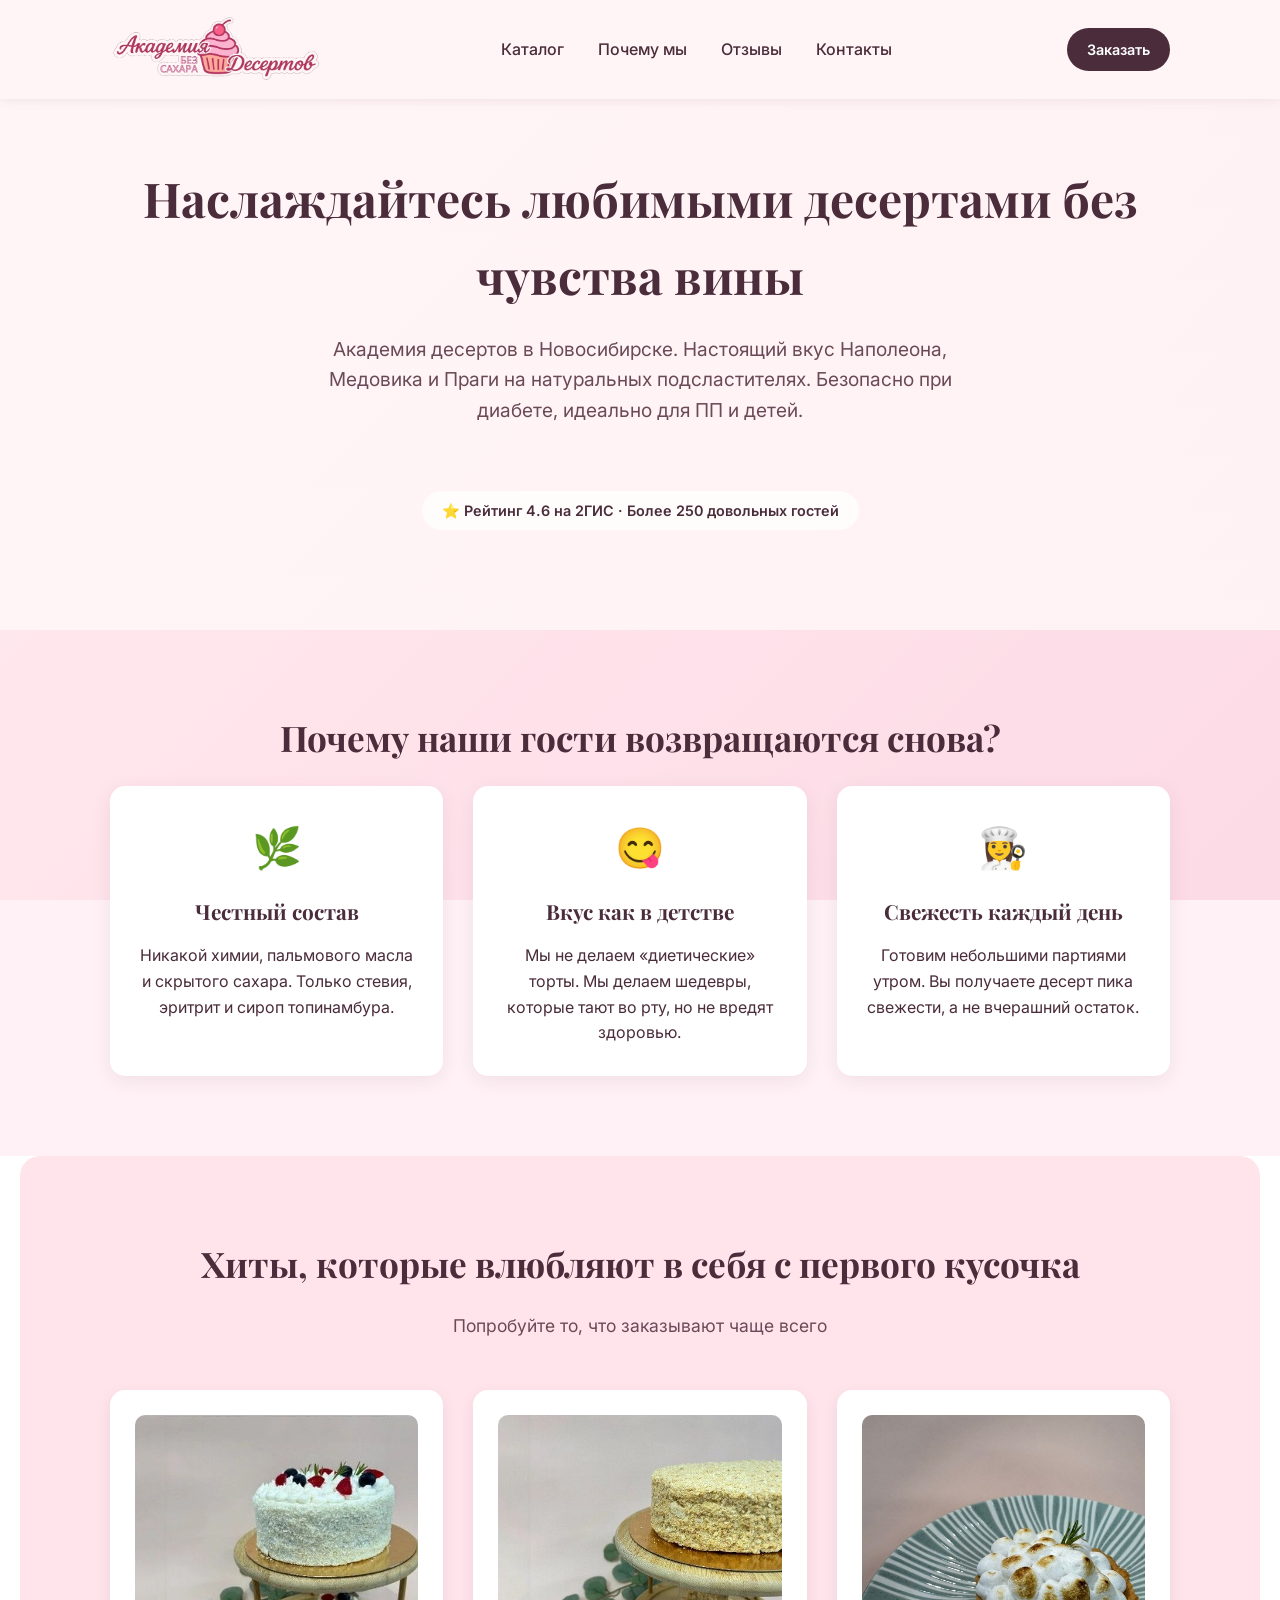
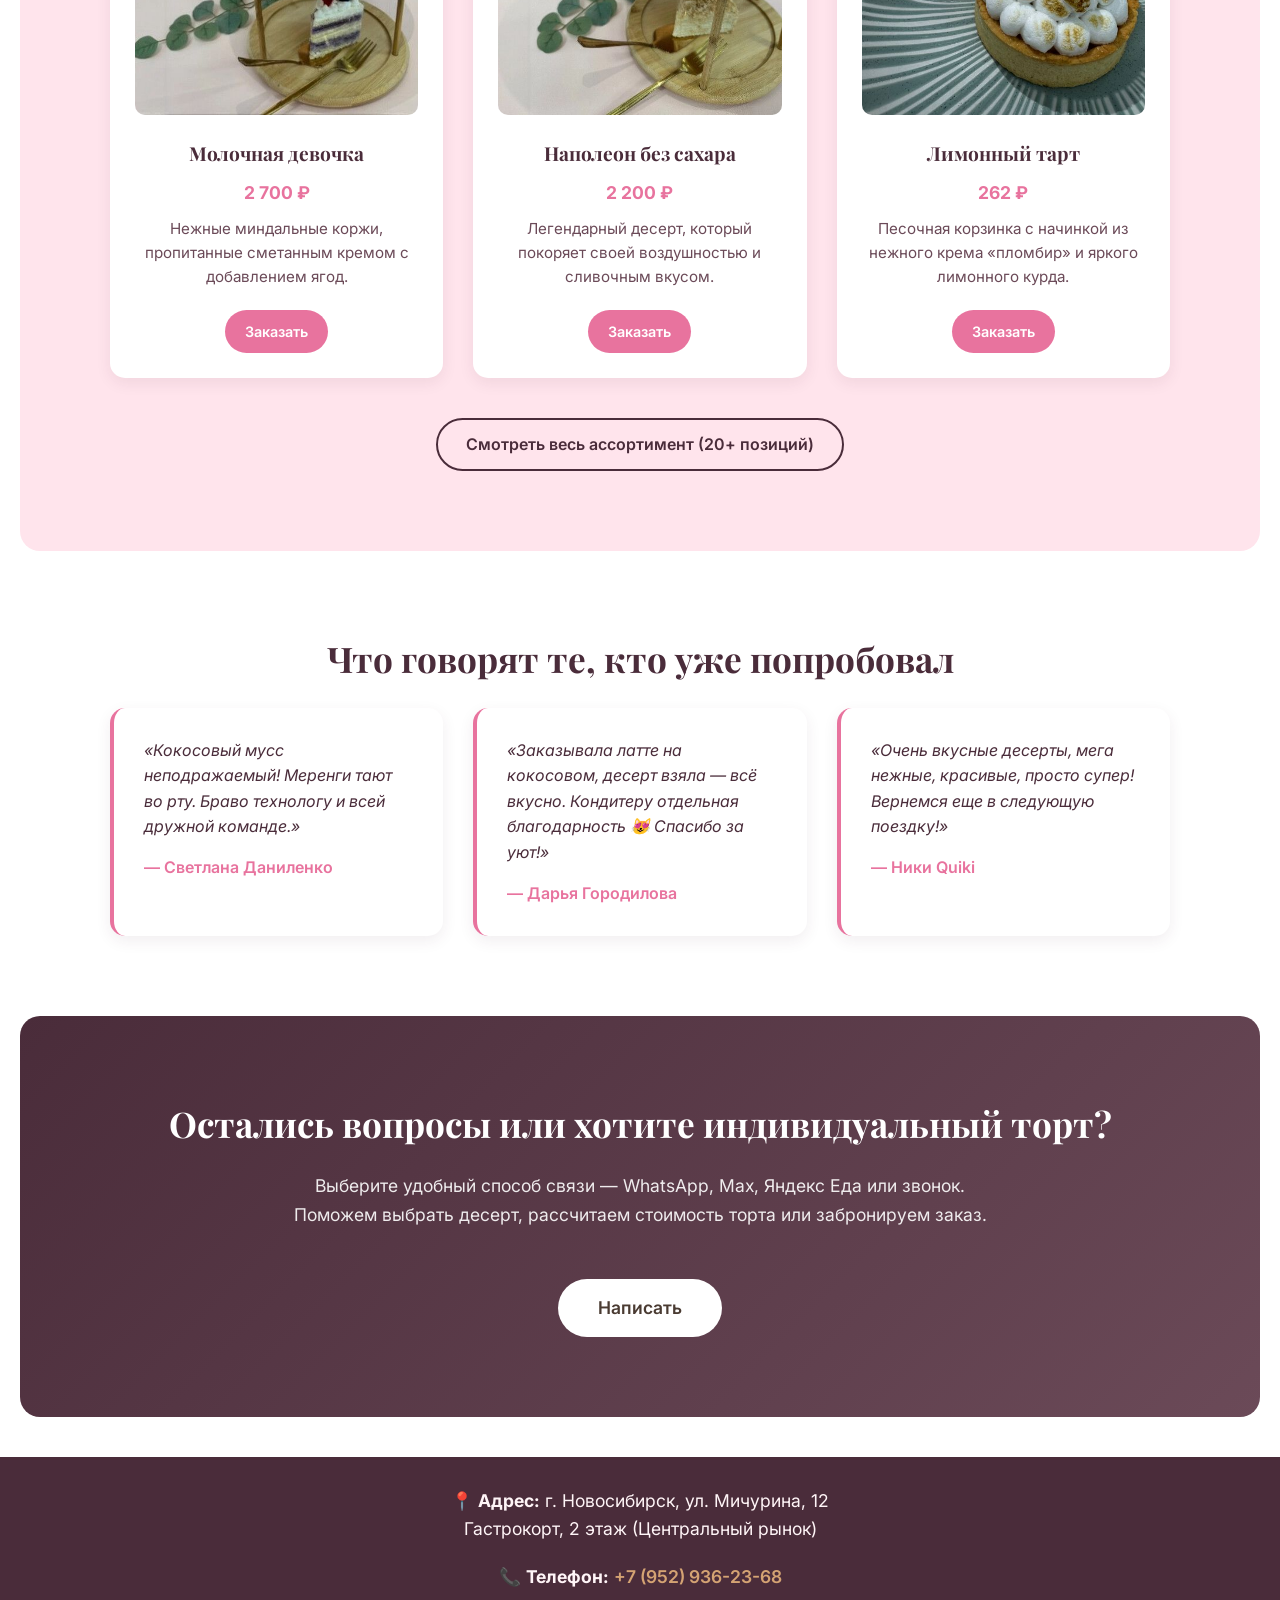
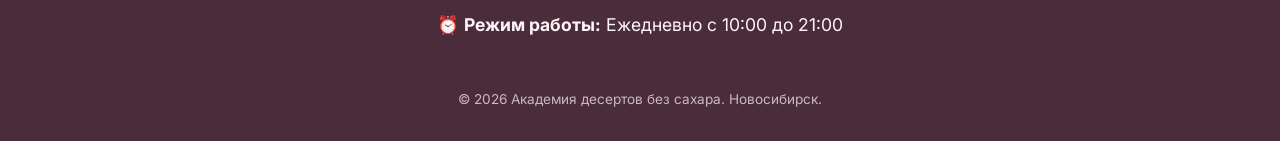
<file: index.html>
<!DOCTYPE html>
<html lang="ru">
<head>
    <meta charset="UTF-8">
    <meta name="viewport" content="width=device-width, initial-scale=1.0">
    <title>Академия десертов без сахара — Новосибирск</title>
    <link rel="stylesheet" href="style.css">
    <link href="https://fonts.googleapis.com/css2?family=Playfair+Display:wght@600;700&family=Inter:wght@400;500;600&display=swap" rel="stylesheet">
</head>
<body>

    <header class="header">
        <div class="container header-container">
            <a href="index.html" class="logo"><img src="img/logo.png" alt="Академия десертов"></a>
            <nav class="nav">
                <a href="catalog.html">Каталог</a>
                <a href="#why-us">Почему мы</a>
                <a href="#reviews">Отзывы</a>
                <a href="#contacts">Контакты</a>
            </nav>
            <a href="order.html" class="btn btn-header">Заказать</a>
        </div>
    </header>

    <section id="hero" class="hero">
        <div class="container hero-content">
            <h1>Наслаждайтесь любимыми десертами без чувства вины</h1>
            <p class="subtitle">Академия десертов в Новосибирске. Настоящий вкус Наполеона, Медовика и Праги на натуральных подсластителях. Безопасно при диабете, идеально для ПП и детей.</p>
            <div class="trust-badge">⭐️ Рейтинг 4.6 на 2ГИС · Более 250 довольных гостей</div>
        </div>
    </section>

    <section id="why-us" class="section why-us">
        <div class="container">
            <h2 class="section-title">Почему наши гости возвращаются снова?</h2>
            <div class="features">
                <div class="feature-card">
                    <div class="feature-icon">🌿</div>
                    <h3>Честный состав</h3>
                    <p>Никакой химии, пальмового масла и скрытого сахара. Только стевия, эритрит и сироп топинамбура.</p>
                </div>
                <div class="feature-card">
                    <div class="feature-icon">😋</div>
                    <h3>Вкус как в детстве</h3>
                    <p>Мы не делаем «диетические» торты. Мы делаем шедевры, которые тают во рту, но не вредят здоровью.</p>
                </div>
                <div class="feature-card">
                    <div class="feature-icon">👩‍🍳</div>
                    <h3>Свежесть каждый день</h3>
                    <p>Готовим небольшими партиями утром. Вы получаете десерт пика свежести, а не вчерашний остаток.</p>
                </div>
            </div>
        </div>
    </section>

    <section id="hits" class="section hits-section">
        <div class="container">
            <h2 class="section-title">Хиты, которые влюбляют в себя с первого кусочка</h2>
            <p class="section-text">Попробуйте то, что заказывают чаще всего</p>
            <div id="hits-container" class="catalog-grid"></div>
            <div class="center-btn">
                <a href="catalog.html" class="btn btn-secondary">Смотреть весь ассортимент (20+ позиций)</a>
            </div>
        </div>
    </section>

    <section id="reviews" class="section reviews">
        <div class="container">
            <h2 class="section-title">Что говорят те, кто уже попробовал</h2>
            <div class="reviews-grid">
                <div class="review-card">
                    <p class="review-text">«Кокосовый мусс неподражаемый! Меренги тают во рту. Браво технологу и всей дружной команде.»</p>
                    <p class="review-author">— Светлана Даниленко</p>
                </div>
                <div class="review-card">
                    <p class="review-text">«Заказывала латте на кокосовом, десерт взяла — всё вкусно. Кондитеру отдельная благодарность 😻 Спасибо за уют!»</p>
                    <p class="review-author">— Дарья Городилова</p>
                </div>
                <div class="review-card">
                    <p class="review-text">«Очень вкусные десерты, мега нежные, красивые, просто супер! Вернемся еще в следующую поездку!»</p>
                    <p class="review-author">— Ники Quiki</p>
                </div>
            </div>
        </div>
    </section>

    <section class="section final-cta">
        <div class="container">
            <h2 class="section-title" style="color: #fff;">Остались вопросы или хотите индивидуальный торт?</h2>
            <p class="section-text" style="color: rgba(255,255,255,0.9);">Выберите удобный способ связи — WhatsApp, Max, Яндекс Еда или звонок. Поможем выбрать десерт, рассчитаем стоимость торта или забронируем заказ.</p>
            <a href="order.html" class="btn btn-primary" style="background: #fff; color: #4A3B32; font-size: 1.1rem; padding: 15px 40px;">Написать</a>
        </div>
    </section>

    <footer id="contacts" class="footer">
        <div class="container">
            <div class="contacts-wrapper" style="margin-bottom: 30px;">
                <div class="contact-info">
                    <p class="contact-item">📍 <strong>Адрес:</strong> г. Новосибирск, ул. Мичурина, 12<br>Гастрокорт, 2 этаж (Центральный рынок)</p>
                    <p class="contact-item">📞 <strong>Телефон:</strong> <a href="tel:+79529362368" style="color: #D4A373;">+7 (952) 936-23-68</a></p>
                    <p class="contact-item">⏰ <strong>Режим работы:</strong> Ежедневно с 10:00 до 21:00</p>
                </div>
            </div>
            <p style="opacity: 0.7; font-size: 0.85rem;">© 2026 Академия десертов без сахара. Новосибирск.</p>
        </div>
    </footer>

    <script src="script.js"></script>
    <!-- Yandex.Metrika counter -->
<script type="text/javascript">
    (function(m,e,t,r,i,k,a){
        m[i]=m[i]||function(){(m[i].a=m[i].a||[]).push(arguments)};
        m[i].l=1*new Date();
        for (var j = 0; j < document.scripts.length; j++) {if (document.scripts[j].src === r) { return; }}
        k=e.createElement(t),a=e.getElementsByTagName(t)[0],k.async=1,k.src=r,a.parentNode.insertBefore(k,a)
    })(window, document,'script','https://mc.yandex.ru/metrika/tag.js?id=114155155', 'ym');

    ym(114155155, 'init', {ssr:true, webvisor:true, clickmap:true, ecommerce:"dataLayer", referrer: document.referrer, url: location.href, accurateTrackBounce:true, trackLinks:true});
</script>
<noscript><div><img src="https://mc.yandex.ru/watch/114155155" style="position:absolute; left:-9999px;" alt="" /></div></noscript>
<!-- /Yandex.Metrika counter -->
</body>
</html>
</file>
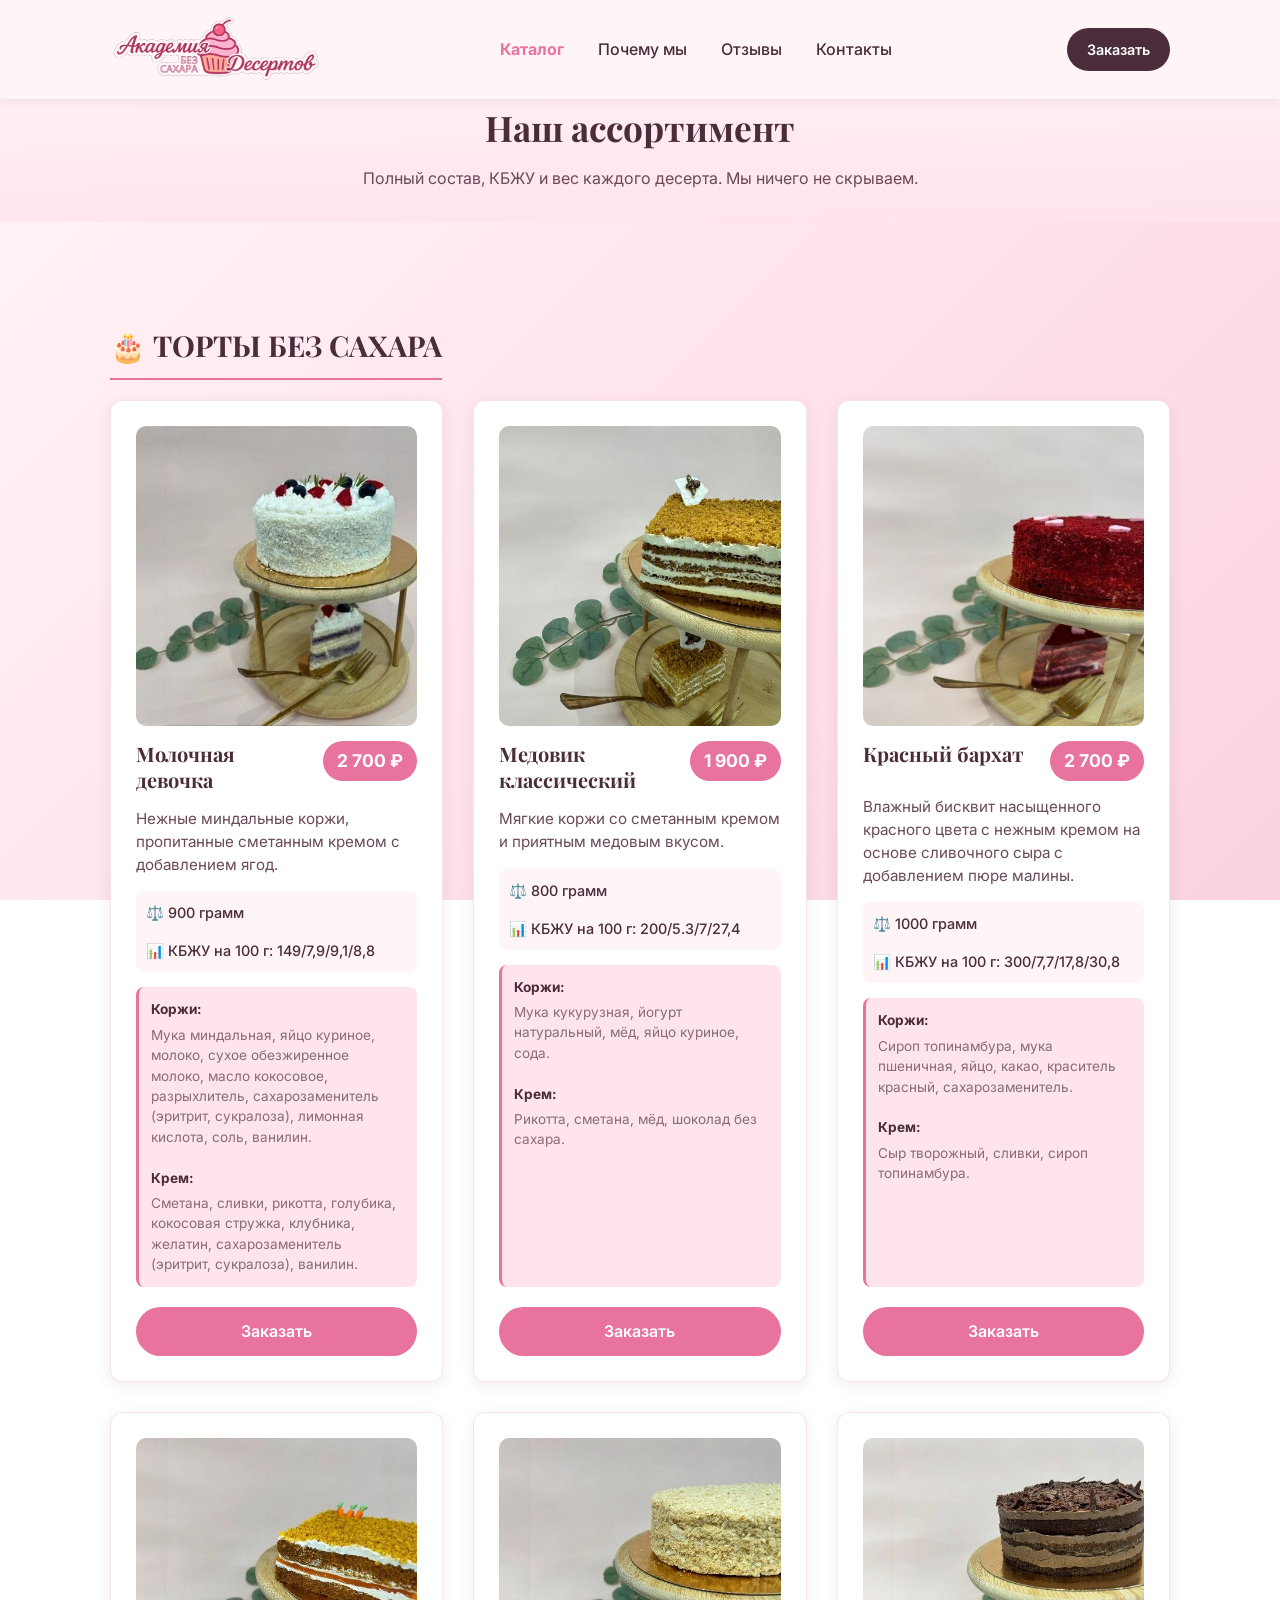
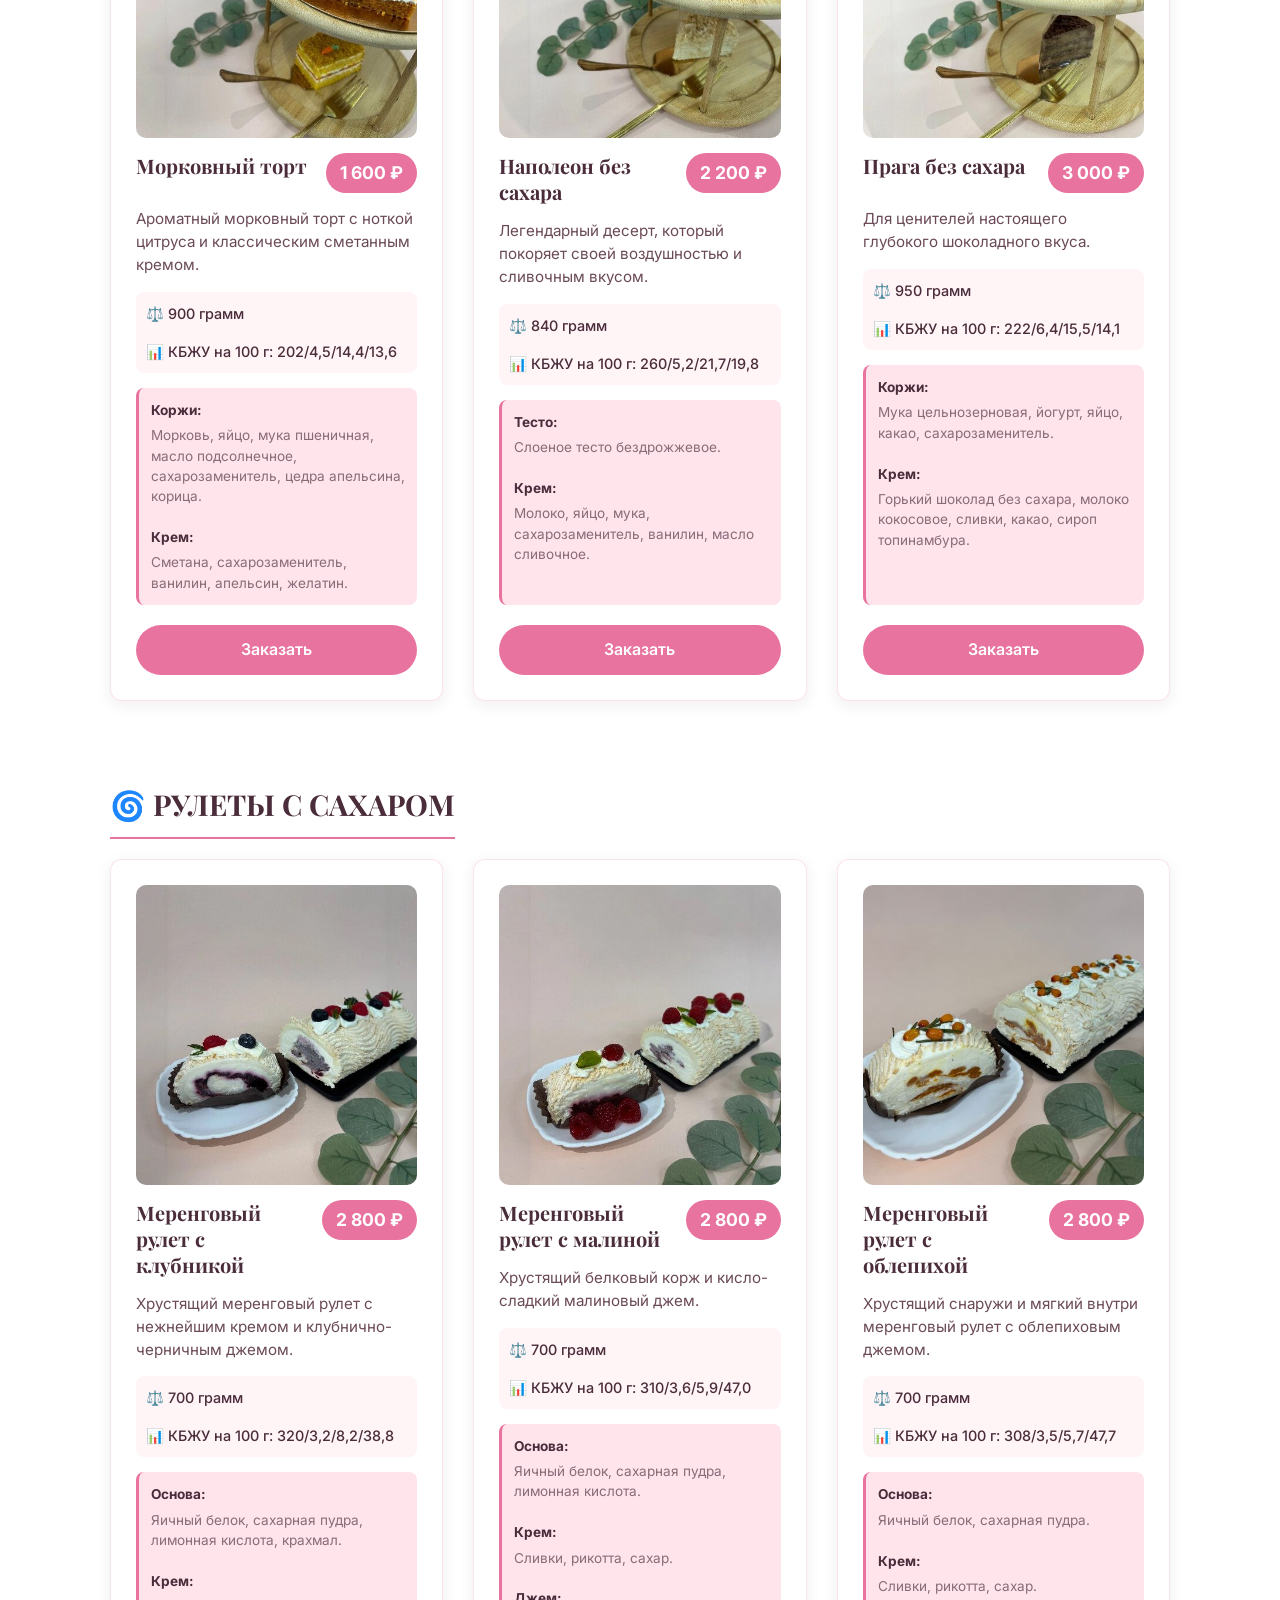
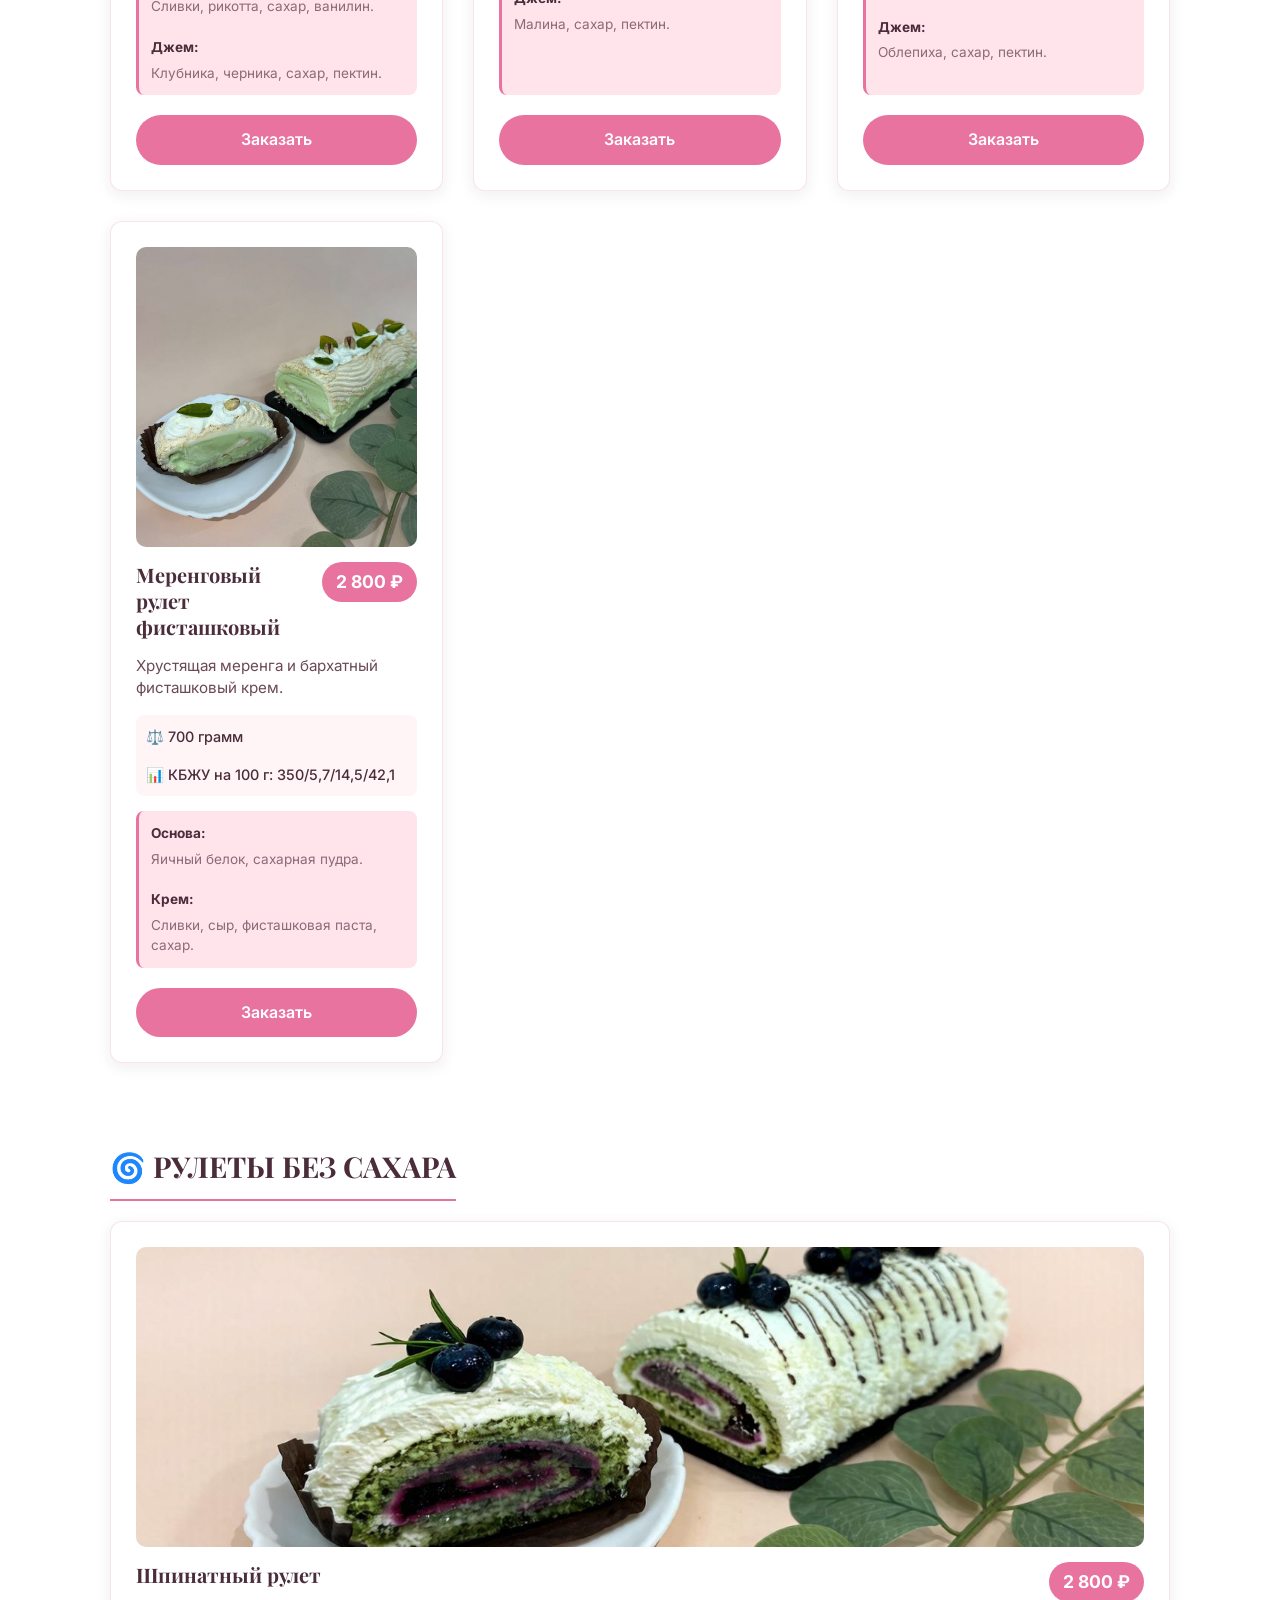
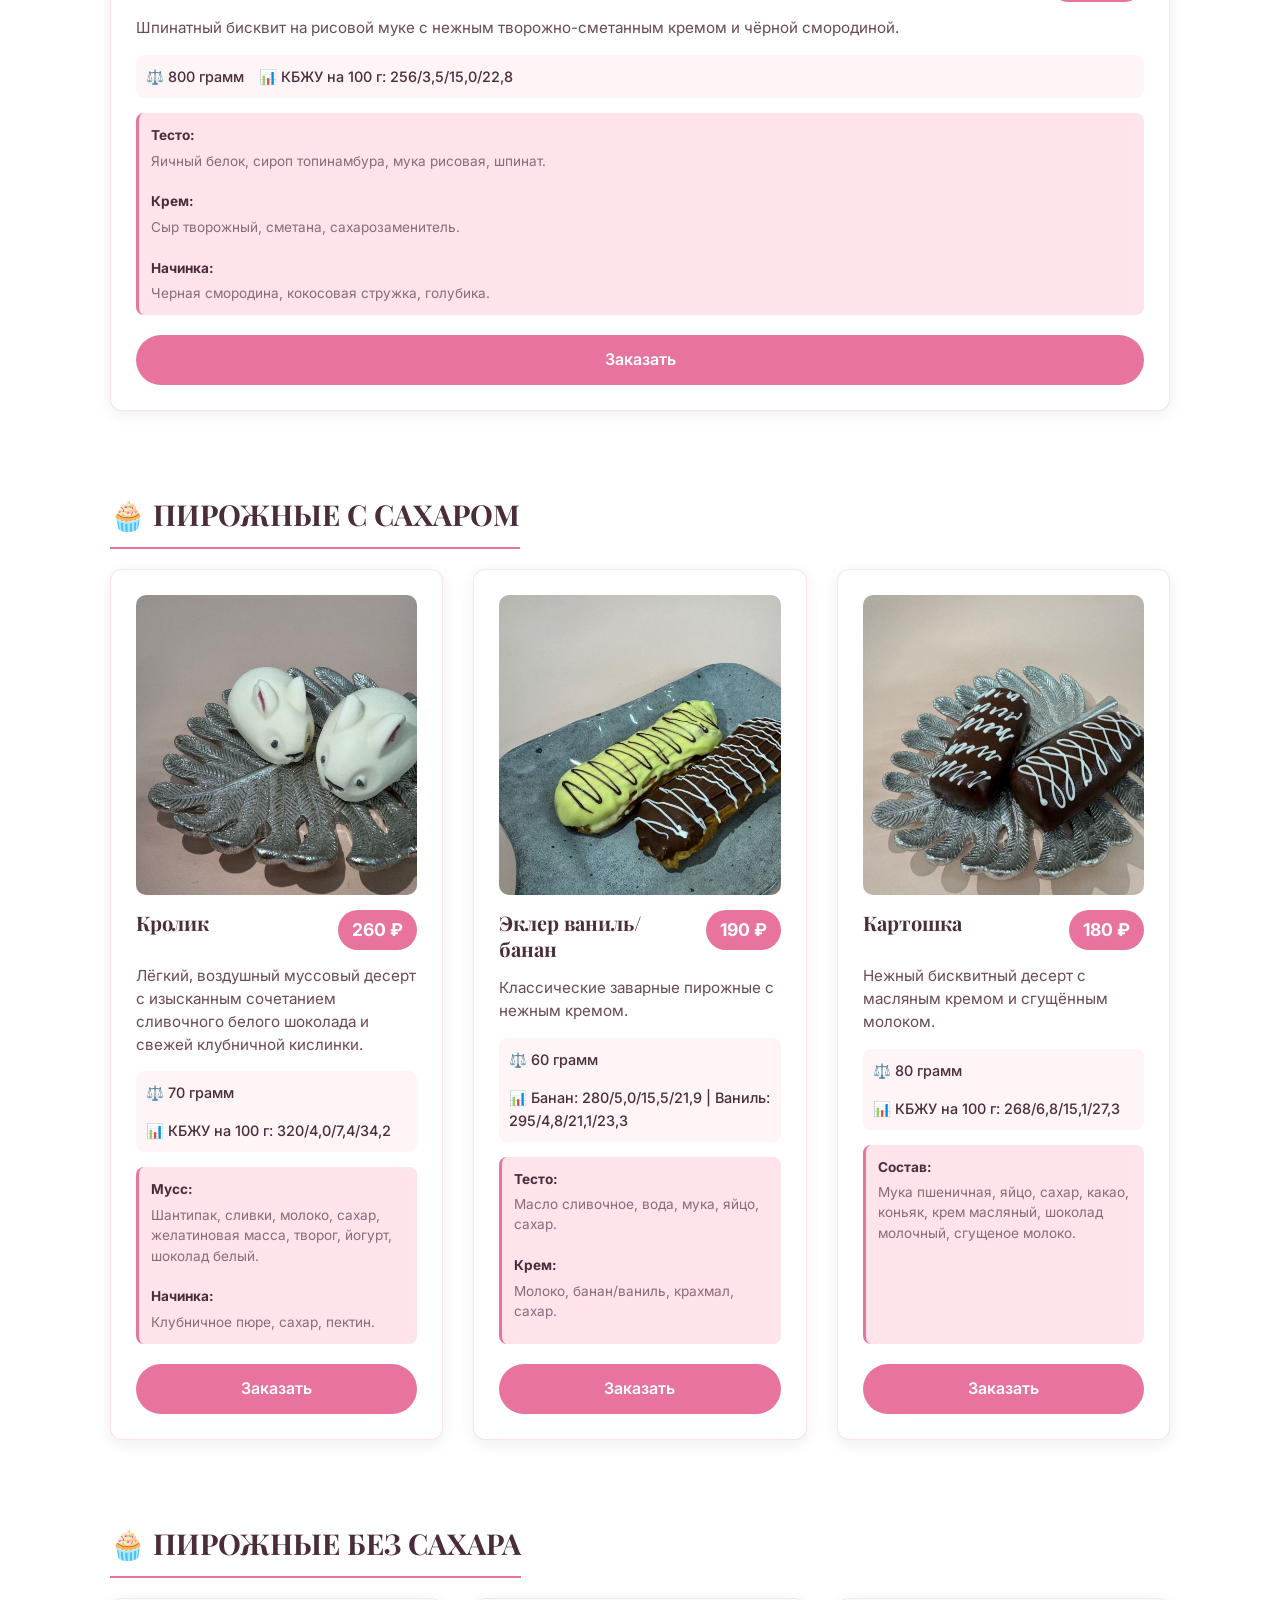
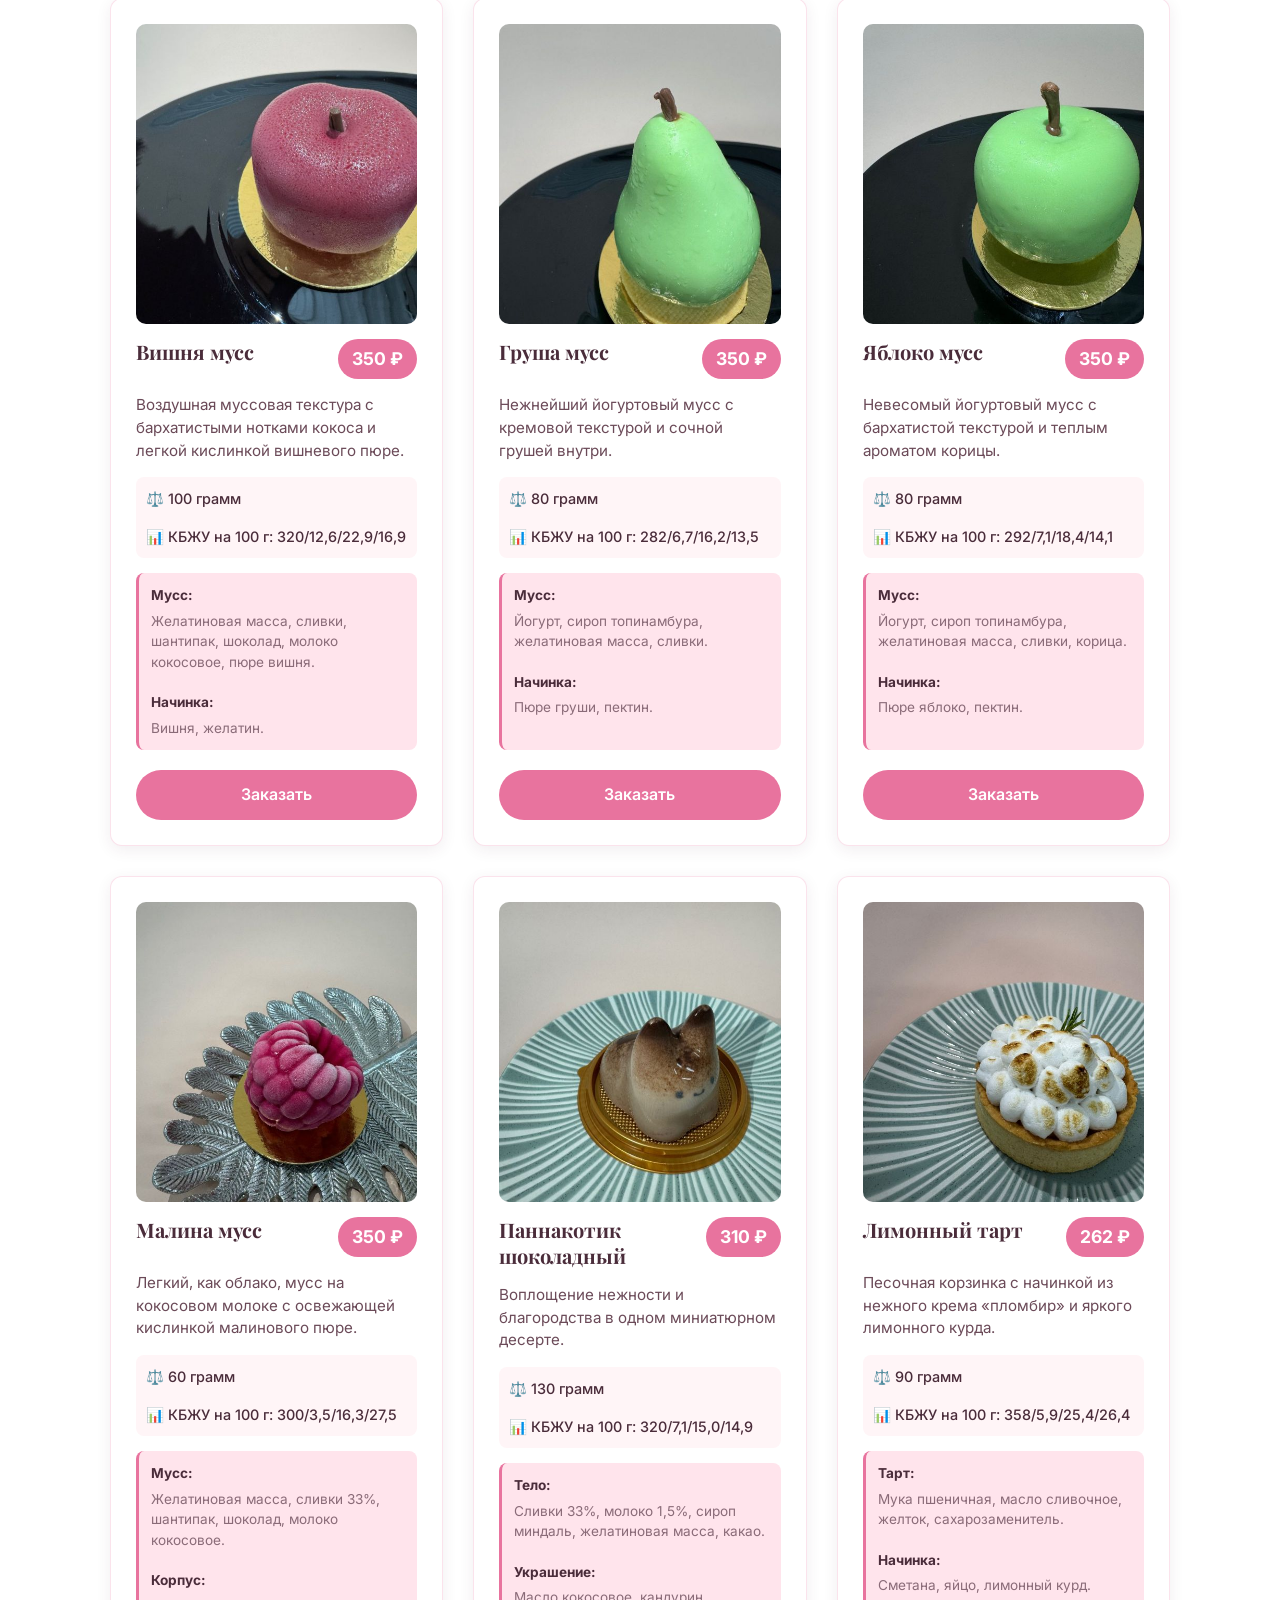
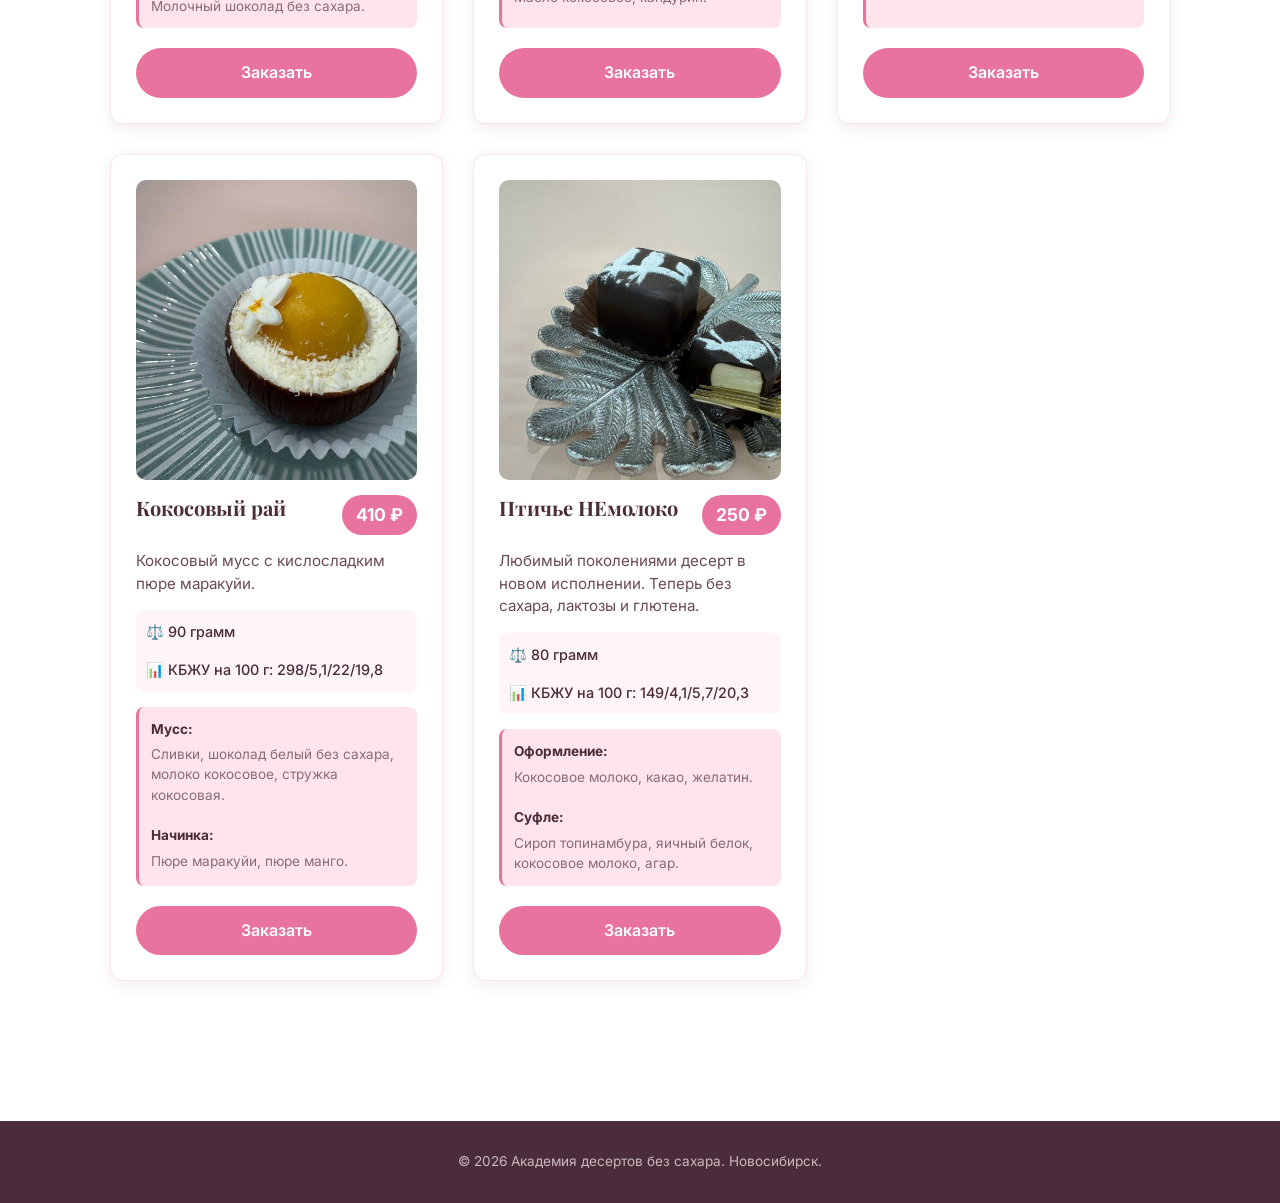
<file: catalog.html>
<!DOCTYPE html>
<html lang="ru">
<head>
    <meta charset="UTF-8">
    <meta name="viewport" content="width=device-width, initial-scale=1.0">
    <title>Каталог — Академия десертов без сахара</title>
    <link rel="stylesheet" href="style.css">
    <link href="https://fonts.googleapis.com/css2?family=Playfair+Display:wght@600;700&family=Inter:wght@400;500;600&display=swap" rel="stylesheet">
</head>
<body>

    <header class="header">
        <div class="container header-container">
            <a href="index.html" class="logo"><img src="img/logo.png" alt="Академия десертов"></a>
            <nav class="nav">
                <a href="catalog.html" class="active">Каталог</a>
                <a href="index.html#why-us">Почему мы</a>
                <a href="index.html#reviews">Отзывы</a>
                <a href="index.html#contacts">Контакты</a>
            </nav>
            <a href="order.html" class="btn btn-header">Заказать</a>
        </div>
    </header>

    <section class="catalog-header">
        <div class="container">
            <h1>Наш ассортимент</h1>
            <p>Полный состав, КБЖУ и вес каждого десерта. Мы ничего не скрываем.</p>
        </div>
    </section>

    <section class="section catalog-page">
        <div class="container">
            <div id="catalog-container"></div>
        </div>
    </section>

    <footer class="footer">
        <div class="container">
            <p style="opacity: 0.7; font-size: 0.85rem;">© 2026 Академия десертов без сахара. Новосибирск.</p>
        </div>
    </footer>

    <script src="script.js"></script>
    <!-- Yandex.Metrika counter -->
<script type="text/javascript">
    (function(m,e,t,r,i,k,a){
        m[i]=m[i]||function(){(m[i].a=m[i].a||[]).push(arguments)};
        m[i].l=1*new Date();
        for (var j = 0; j < document.scripts.length; j++) {if (document.scripts[j].src === r) { return; }}
        k=e.createElement(t),a=e.getElementsByTagName(t)[0],k.async=1,k.src=r,a.parentNode.insertBefore(k,a)
    })(window, document,'script','https://mc.yandex.ru/metrika/tag.js?id=114155155', 'ym');

    ym(114155155, 'init', {ssr:true, webvisor:true, clickmap:true, ecommerce:"dataLayer", referrer: document.referrer, url: location.href, accurateTrackBounce:true, trackLinks:true});
</script>
<noscript><div><img src="https://mc.yandex.ru/watch/114155155" style="position:absolute; left:-9999px;" alt="" /></div></noscript>
<!-- /Yandex.Metrika counter -->
</body>
</html>
</file>
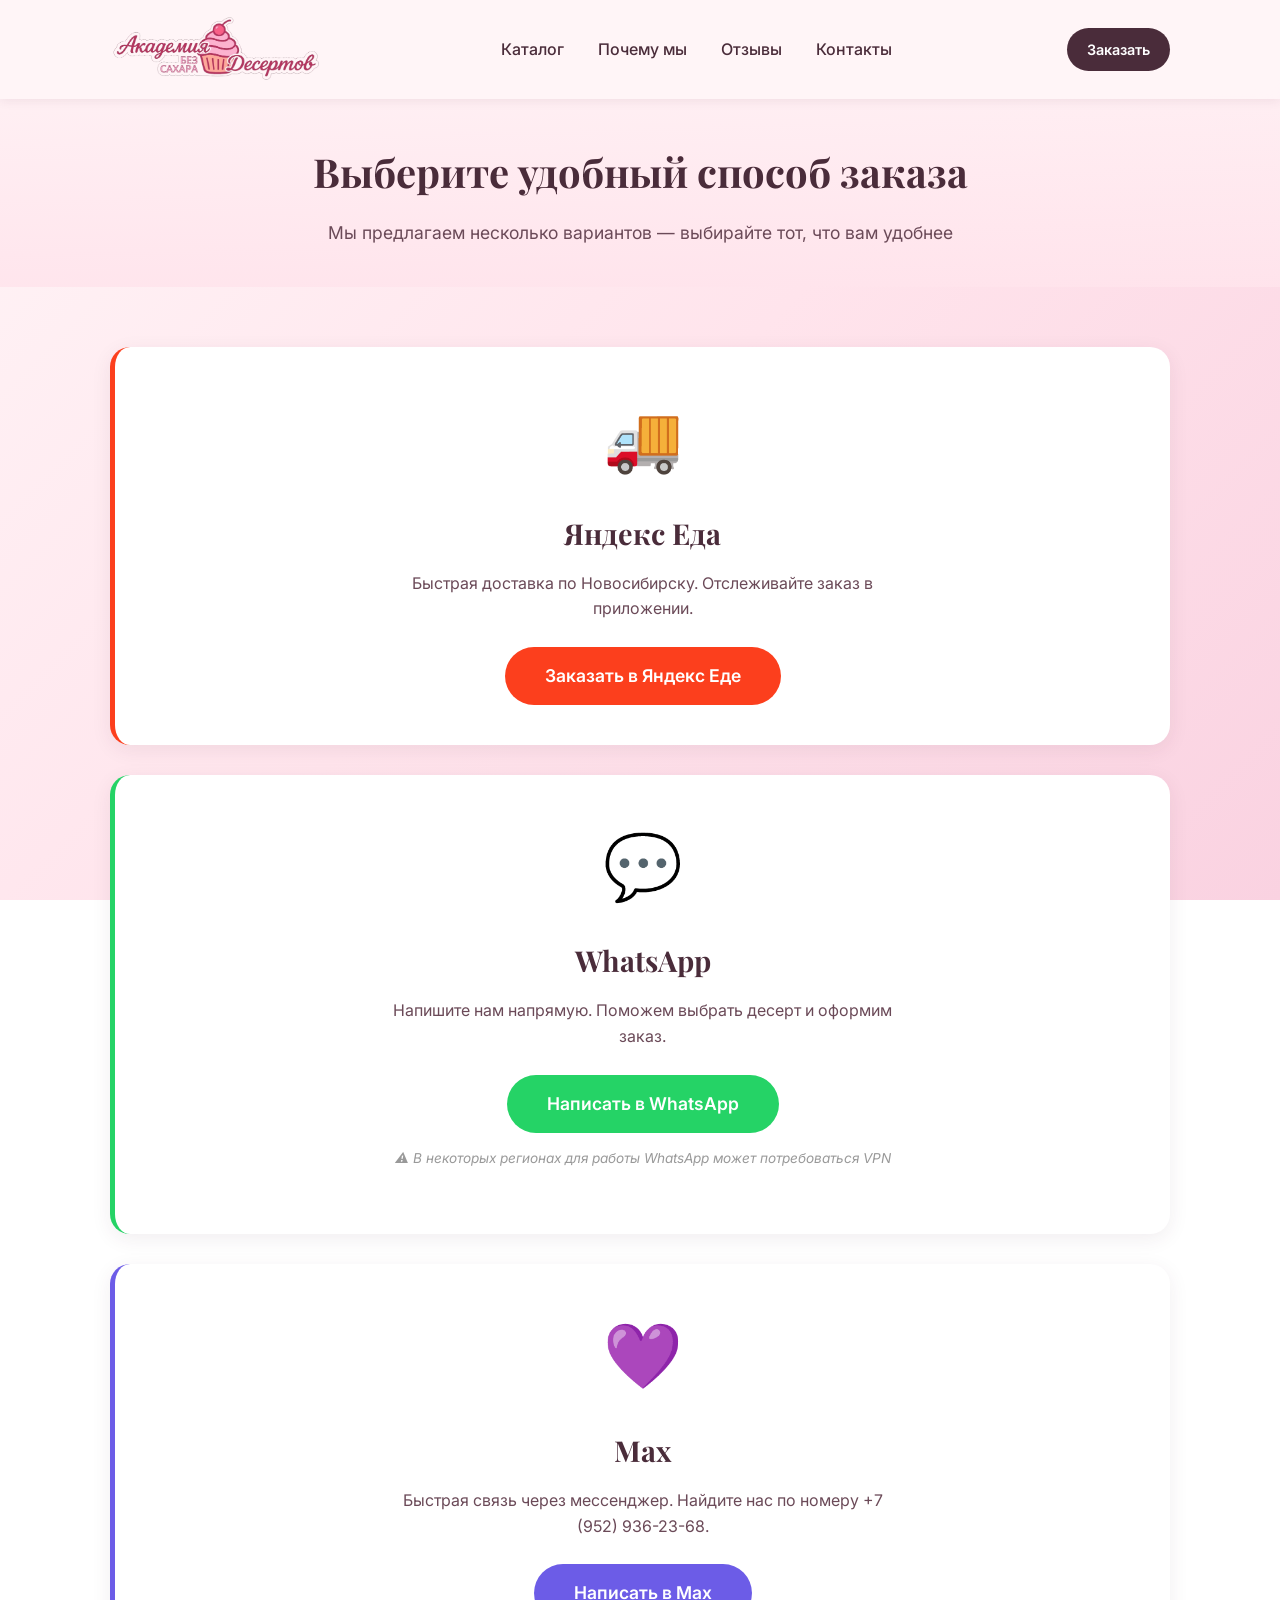
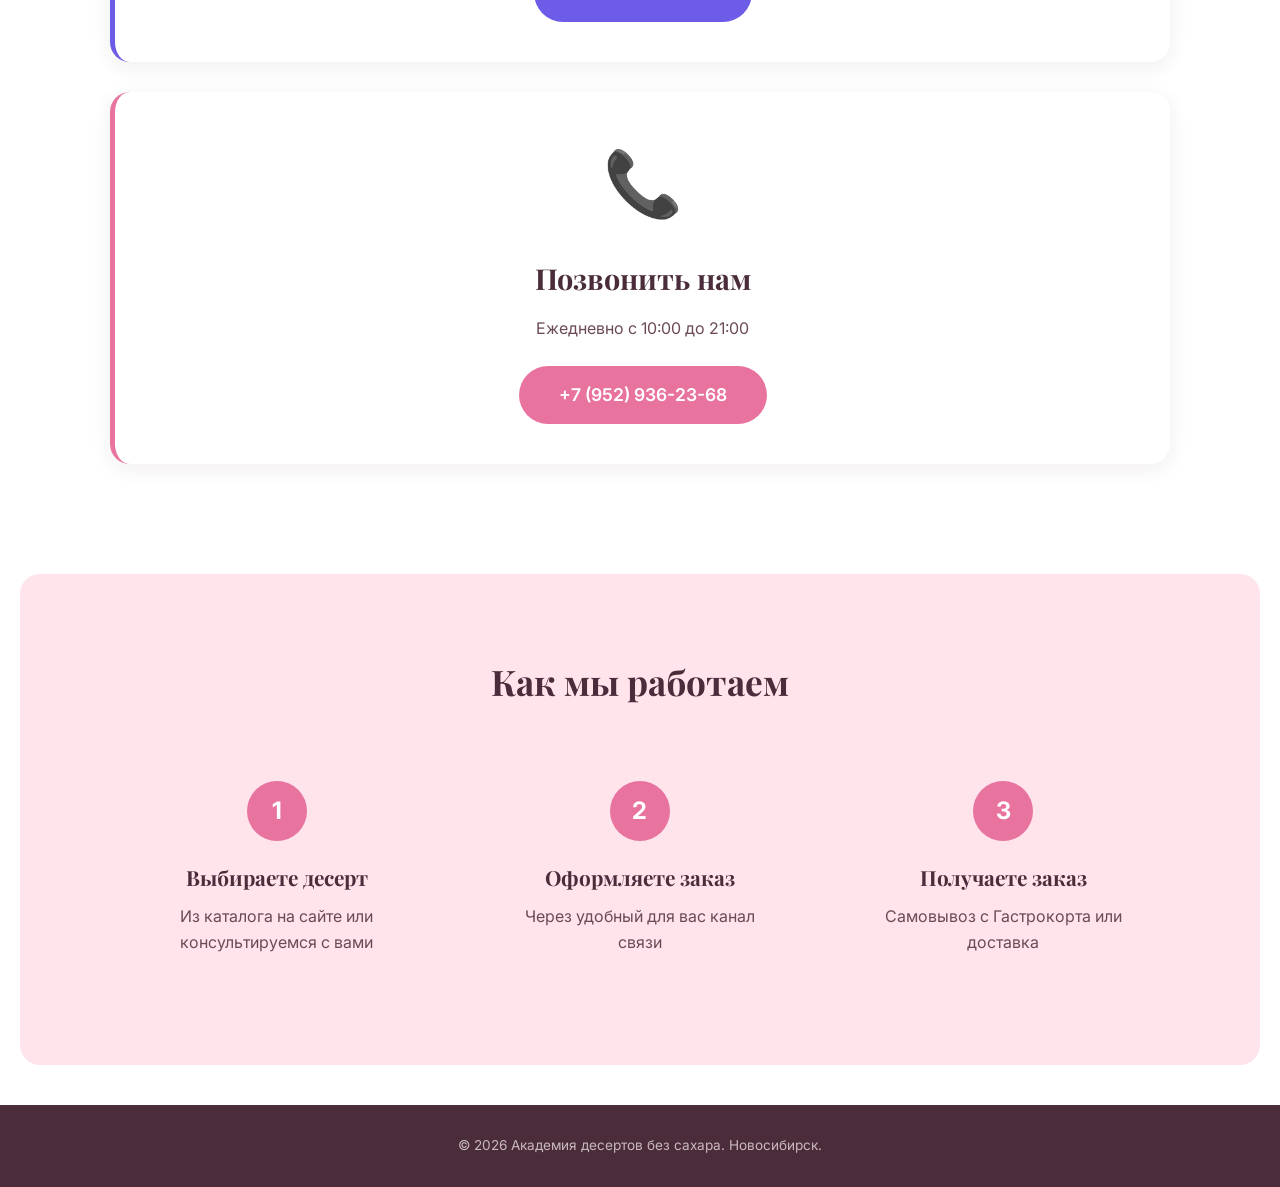
<file: order.html>
<!DOCTYPE html>
<html lang="ru">
<head>
    <meta charset="UTF-8">
    <meta name="viewport" content="width=device-width, initial-scale=1.0">
    <title>Способы заказа — Академия десертов без сахара</title>
    <link rel="stylesheet" href="style.css">
    <link href="https://fonts.googleapis.com/css2?family=Playfair+Display:wght@600;700&family=Inter:wght@400;500;600&display=swap" rel="stylesheet">
</head>
<body>

    <header class="header">
        <div class="container header-container">
            <a href="index.html" class="logo"><img src="img/logo.png" alt="Академия десертов"></a>
            <nav class="nav">
                <a href="catalog.html">Каталог</a>
                <a href="index.html#why-us">Почему мы</a>
                <a href="index.html#reviews">Отзывы</a>
                <a href="index.html#contacts">Контакты</a>
            </nav>
            <a href="order.html" class="btn btn-header">Заказать</a>
        </div>
    </header>

    <section class="order-header">
        <div class="container">
            <h1>Выберите удобный способ заказа</h1>
            <p>Мы предлагаем несколько вариантов — выбирайте тот, что вам удобнее</p>
        </div>
    </section>

    <section class="section order-methods">
        <div class="container">
            
            <div class="order-card yandex">
                <div class="order-icon">🚚</div>
                <h2>Яндекс Еда</h2>
                <p>Быстрая доставка по Новосибирску. Отслеживайте заказ в приложении.</p>
                <a href="https://eda.yandex.ru/novosibirsk/r/sweet_day_fit" target="_blank" class="btn btn-yandex">Заказать в Яндекс Еде</a>
            </div>

            <div class="order-card whatsapp">
                <div class="order-icon">💬</div>
                <h2>WhatsApp</h2>
                <p>Напишите нам напрямую. Поможем выбрать десерт и оформим заказ.</p>
                <a href="https://api.whatsapp.com/send?phone=79529362368&text=Здравствуйте!%20Хочу%20сделать%20заказ" target="_blank" class="btn btn-whatsapp">Написать в WhatsApp</a>
                <p style="margin-top: 15px; font-size: 0.85rem; color: #999; font-style: italic;">⚠️ В некоторых регионах для работы WhatsApp может потребоваться VPN</p>
            </div>

            <div class="order-card max">
                <div class="order-icon">💜</div>
                <h2>Max</h2>
                <p>Быстрая связь через мессенджер. Найдите нас по номеру +7 (952) 936-23-68.</p>
                <a href="https://max.ru/79529362368" target="_blank" class="btn btn-max">Написать в Max</a>
            </div>

            <div class="order-card phone">
                <div class="order-icon">📞</div>
                <h2>Позвонить нам</h2>
                <p>Ежедневно с 10:00 до 21:00</p>
                <a href="tel:+79529362368" class="btn btn-phone">+7 (952) 936-23-68</a>
            </div>

        </div>
    </section>

    <section class="section order-info">
        <div class="container">
            <h2 class="section-title">Как мы работаем</h2>
            <div class="info-grid">
                <div class="info-item">
                    <div class="info-number">1</div>
                    <h3>Выбираете десерт</h3>
                    <p>Из каталога на сайте или консультируемся с вами</p>
                </div>
                <div class="info-item">
                    <div class="info-number">2</div>
                    <h3>Оформляете заказ</h3>
                    <p>Через удобный для вас канал связи</p>
                </div>
                <div class="info-item">
                    <div class="info-number">3</div>
                    <h3>Получаете заказ</h3>
                    <p>Самовывоз с Гастрокорта или доставка</p>
                </div>
            </div>
        </div>
    </section>

    <footer class="footer">
        <div class="container">
            <p style="opacity: 0.7; font-size: 0.85rem;">© 2026 Академия десертов без сахара. Новосибирск.</p>
        </div>
    </footer>
<!-- Yandex.Metrika counter -->
<script type="text/javascript">
    (function(m,e,t,r,i,k,a){
        m[i]=m[i]||function(){(m[i].a=m[i].a||[]).push(arguments)};
        m[i].l=1*new Date();
        for (var j = 0; j < document.scripts.length; j++) {if (document.scripts[j].src === r) { return; }}
        k=e.createElement(t),a=e.getElementsByTagName(t)[0],k.async=1,k.src=r,a.parentNode.insertBefore(k,a)
    })(window, document,'script','https://mc.yandex.ru/metrika/tag.js?id=114155155', 'ym');

    ym(114155155, 'init', {ssr:true, webvisor:true, clickmap:true, ecommerce:"dataLayer", referrer: document.referrer, url: location.href, accurateTrackBounce:true, trackLinks:true});
</script>
<noscript><div><img src="https://mc.yandex.ru/watch/114155155" style="position:absolute; left:-9999px;" alt="" /></div></noscript>
<!-- /Yandex.Metrika counter -->
</body>
</html>
</file>
<file: style.css>
* {
    margin: 0;
    padding: 0;
    box-sizing: border-box;
}

body {
    font-family: 'Inter', sans-serif;
    background: linear-gradient(135deg, #FFF5F7 0%, #FFE4EC 50%, #FAD2E1 100%);
    background-attachment: fixed;
    color: #4A2C3A;
    line-height: 1.6;
    min-height: 100vh;
}

h1, h2, h3 {
    font-family: 'Playfair Display', serif;
}

.container {
    max-width: 1100px;
    margin: 0 auto;
    padding: 0 20px;
}

.header {
    position: fixed;
    top: 0;
    left: 0;
    width: 100%;
    background-color: rgba(255, 245, 247, 0.95);
    backdrop-filter: blur(10px);
    box-shadow: 0 2px 10px rgba(74, 44, 58, 0.08);
    z-index: 1000;
    padding: 12px 0;
}

.header-container {
    display: flex;
    justify-content: space-between;
    align-items: center;
}

.logo {
    display: flex;
    align-items: center;
    text-decoration: none;
    transition: opacity 0.3s;
}

.logo:hover {
    opacity: 0.8;
}

.logo img {
    height: 75px;
    width: auto;
    display: block;
}

.nav a {
    text-decoration: none;
    color: #4A2C3A;
    margin: 0 15px;
    font-weight: 500;
    transition: color 0.3s;
}

.nav a:hover, .nav a.active {
    color: #E8739E;
}

.btn {
    display: inline-block;
    padding: 12px 28px;
    border-radius: 50px;
    text-decoration: none;
    font-weight: 600;
    transition: all 0.3s ease;
    text-align: center;
}

.btn-primary {
    background-color: #E8739E;
    color: #fff;
}

.btn-primary:hover {
    background-color: #D4637F;
    transform: translateY(-2px);
}

.btn-secondary {
    background-color: transparent;
    border: 2px solid #4A2C3A;
    color: #4A2C3A;
}

.btn-secondary:hover {
    background-color: #4A2C3A;
    color: #fff;
}

.btn-header {
    background-color: #4A2C3A;
    color: #fff;
    padding: 10px 20px;
    font-size: 0.9rem;
}

.hero {
    padding: 160px 0 100px;
    text-align: center;
    background: linear-gradient(rgba(255, 245, 247, 0.85), rgba(255, 245, 247, 0.9));
}

.hero h1 {
    font-size: 3rem;
    margin-bottom: 20px;
    color: #4A2C3A;
}

.hero .subtitle {
    font-size: 1.2rem;
    max-width: 700px;
    margin: 0 auto 40px;
    color: #6B4A58;
}

.trust-badge {
    display: inline-block;
    margin-top: 25px;
    padding: 8px 20px;
    background: rgba(255, 255, 255, 0.7);
    border-radius: 50px;
    font-size: 0.9rem;
    font-weight: 600;
    color: #4A2C3A;
    backdrop-filter: blur(5px);
}

.section {
    padding: 80px 0;
}

.section-title {
    font-size: 2.2rem;
    text-align: center;
    margin-bottom: 20px;
}

.section-text {
    text-align: center;
    max-width: 700px;
    margin: 0 auto 50px;
    color: #6B4A58;
    font-size: 1.1rem;
}

.why-us {
    background-color: rgba(255, 228, 236, 0.5);
}

.features {
    display: grid;
    grid-template-columns: repeat(auto-fit, minmax(280px, 1fr));
    gap: 30px;
}

.feature-card {
    background: #fff;
    padding: 30px;
    border-radius: 15px;
    text-align: center;
    box-shadow: 0 5px 20px rgba(74, 44, 58, 0.08);
}

.feature-icon {
    font-size: 2.5rem;
    margin-bottom: 15px;
}

.feature-card h3 {
    margin-bottom: 15px;
    font-size: 1.3rem;
}

.hits-section {
    background-color: #FFE4EC;
    border-radius: 20px;
    margin: 0 20px;
}

.catalog-grid {
    display: grid;
    grid-template-columns: repeat(auto-fit, minmax(280px, 1fr));
    gap: 30px;
    margin-bottom: 40px;
}

.product-card {
    background: #fff;
    padding: 25px;
    border-radius: 15px;
    text-align: center;
    box-shadow: 0 5px 15px rgba(74, 44, 58, 0.08);
    transition: transform 0.3s ease;
}

.product-card:hover {
    transform: translateY(-5px);
}

.product-img {
    width: 100%;
    height: 300px;
    object-fit: cover;
    object-position: center;
    border-radius: 10px;
    margin-bottom: 15px;
    background-color: #f5d5e0;
}

.product-card h3 {
    font-size: 1.2rem;
    margin-bottom: 10px;
}

.price {
    font-weight: 700;
    color: #E8739E;
    font-size: 1.1rem;
    margin-bottom: 10px;
}

.description {
    font-size: 0.95rem;
    color: #6B4A58;
    margin-bottom: 20px;
}

.center-btn {
    text-align: center;
}

.reviews-grid {
    display: grid;
    grid-template-columns: repeat(auto-fit, minmax(300px, 1fr));
    gap: 30px;
}

.review-card {
    background: #fff;
    padding: 30px;
    border-radius: 15px;
    border-left: 4px solid #E8739E;
    box-shadow: 0 5px 15px rgba(74, 44, 58, 0.08);
}

.review-text {
    font-style: italic;
    margin-bottom: 15px;
    color: #4A2C3A;
}

.review-author {
    font-weight: 600;
    color: #E8739E;
}

.final-cta {
    background: linear-gradient(135deg, #4A2C3A 0%, #6B4A58 100%);
    text-align: center;
    border-radius: 20px;
    margin: 0 20px 40px;
}

.final-cta .section-title {
    color: #FFF5F7;
}

.final-cta .section-text {
    color: rgba(255, 245, 247, 0.9);
}

.contacts-wrapper {
    display: flex;
    flex-wrap: wrap;
    gap: 40px;
    justify-content: center;
    text-align: center;
}

.contact-info {
    flex: 1;
    min-width: 300px;
}

.contact-item {
    margin-bottom: 20px;
    font-size: 1.1rem;
}

.contact-item a {
    color: #4A2C3A;
    text-decoration: none;
    font-weight: 600;
}

.footer {
    background-color: #4A2C3A;
    color: #FFF5F7;
    text-align: center;
    padding: 30px 0;
    font-size: 0.9rem;
}

.catalog-header {
    padding: 100px 0 30px;
    text-align: center;
    background: linear-gradient(rgba(255, 245, 247, 0.9), rgba(255, 228, 236, 0.9));
}

.catalog-header h1 {
    font-size: 2.2rem;
    margin-bottom: 10px;
    color: #4A2C3A;
}

.catalog-header p {
    font-size: 1rem;
    color: #6B4A58;
    margin-bottom: 0;
}

.catalog-page {
    padding: 60px 0 100px;
}

.nav a.active {
    color: #E8739E;
    font-weight: 700;
}

.category-title {
    font-family: 'Playfair Display', serif;
    font-size: 1.8rem;
    color: #4A2C3A;
    margin: 40px 0 20px;
    padding-bottom: 10px;
    border-bottom: 2px solid #E8739E;
    display: inline-block;
}

.product-card-detailed {
    background: #fff;
    border-radius: 12px;
    padding: 25px;
    box-shadow: 0 4px 15px rgba(74, 44, 58, 0.08);
    display: flex;
    flex-direction: column;
    transition: transform 0.3s ease, box-shadow 0.3s ease;
    border: 1px solid rgba(232, 115, 158, 0.2);
}

.product-card-detailed:hover {
    transform: translateY(-4px);
    box-shadow: 0 8px 25px rgba(74, 44, 58, 0.12);
}

.card-header {
    display: flex;
    justify-content: space-between;
    align-items: flex-start;
    margin-bottom: 15px;
    gap: 15px;
}

.card-header h3 {
    font-size: 1.25rem;
    color: #4A2C3A;
    margin: 0;
    line-height: 1.3;
}

.price-tag {
    background: #E8739E;
    color: #fff;
    padding: 6px 14px;
    border-radius: 20px;
    font-weight: 700;
    font-size: 1.1rem;
    white-space: nowrap;
}

.short-desc {
    color: #6B4A58;
    font-size: 0.95rem;
    margin-bottom: 15px;
    line-height: 1.5;
}

.product-meta {
    display: flex;
    flex-wrap: wrap;
    gap: 15px;
    margin-bottom: 15px;
    font-size: 0.9rem;
    color: #4A2C3A;
    font-weight: 500;
    background: #FFF5F7;
    padding: 10px;
    border-radius: 8px;
}

.ingredients-box {
    font-size: 0.85rem;
    color: #8A6B78;
    line-height: 1.5;
    margin-bottom: 20px;
    flex-grow: 1;
    background: #FFE4EC;
    padding: 12px;
    border-radius: 8px;
    border-left: 3px solid #E8739E;
}

.ingredients-box strong {
    color: #4A2C3A;
    display: block;
    margin-bottom: 5px;
}

.full-width {
    width: 100%;
    margin-top: auto;
}

.order-header {
    padding: 140px 0 40px;
    text-align: center;
    background: linear-gradient(rgba(255, 245, 247, 0.9), rgba(255, 228, 236, 0.9));
}

.order-header h1 {
    font-size: 2.5rem;
    margin-bottom: 15px;
    color: #4A2C3A;
}

.order-header p {
    font-size: 1.1rem;
    color: #6B4A58;
}

.order-methods {
    padding: 60px 0 80px;
}

.order-card {
    background: #fff;
    border-radius: 20px;
    padding: 40px;
    margin-bottom: 30px;
    text-align: center;
    box-shadow: 0 5px 20px rgba(74, 44, 58, 0.08);
    border-left: 5px solid transparent;
    transition: transform 0.3s ease, box-shadow 0.3s ease;
}

.order-card:hover {
    transform: translateY(-5px);
    box-shadow: 0 10px 30px rgba(74, 44, 58, 0.12);
}

.order-card.yandex { border-left-color: #FC3F1D; }
.order-card.whatsapp { border-left-color: #25D366; }
.order-card.max { border-left-color: #6C5CE7; }
.order-card.phone { border-left-color: #E8739E; }

.order-icon {
    font-size: 4rem;
    margin-bottom: 20px;
}

.order-card h2 {
    font-size: 1.8rem;
    margin-bottom: 15px;
    color: #4A2C3A;
}

.order-card p {
    font-size: 1rem;
    color: #6B4A58;
    margin-bottom: 25px;
    max-width: 500px;
    margin-left: auto;
    margin-right: auto;
}

.btn-yandex { background: #FC3F1D; color: #fff; padding: 15px 40px; font-size: 1.1rem; }
.btn-yandex:hover { background: #e63215; transform: translateY(-2px); }
.btn-whatsapp { background: #25D366; color: #fff; padding: 15px 40px; font-size: 1.1rem; }
.btn-whatsapp:hover { background: #12b856; transform: translateY(-2px); }
.btn-max { background: #6C5CE7; color: #fff; padding: 15px 40px; font-size: 1.1rem; }
.btn-max:hover { background: #5a4bd6; transform: translateY(-2px); }
.btn-phone { background: #E8739E; color: #fff; padding: 15px 40px; font-size: 1.1rem; }
.btn-phone:hover { background: #D4637F; transform: translateY(-2px); }

.order-info {
    background: #FFE4EC;
    border-radius: 20px;
    margin: 0 20px 40px;
}

.info-grid {
    display: grid;
    grid-template-columns: repeat(auto-fit, minmax(250px, 1fr));
    gap: 30px;
    margin-top: 40px;
}

.info-item {
    text-align: center;
    padding: 30px;
}

.info-number {
    width: 60px;
    height: 60px;
    background: #E8739E;
    color: #fff;
    border-radius: 50%;
    display: flex;
    align-items: center;
    justify-content: center;
    font-size: 1.5rem;
    font-weight: 700;
    margin: 0 auto 20px;
}

.info-item h3 {
    font-size: 1.3rem;
    margin-bottom: 10px;
    color: #4A2C3A;
}

.info-item p {
    color: #6B4A58;
}

@media (max-width: 768px) {
    .header-container {
        flex-direction: column;
        gap: 12px;
    }
    .nav {
        display: flex;
        flex-wrap: wrap;
        justify-content: center;
        gap: 10px;
    }
    .nav a { margin: 0; font-size: 0.9rem; }
    .hero { padding: 180px 0 80px; }
    .hero h1 { font-size: 2rem; }
    .section { padding: 60px 0; }
    .trust-badge { font-size: 0.8rem; padding: 6px 15px; }
    .final-cta { margin: 0 0 40px; border-radius: 0; }
    .hits-section { margin: 0; border-radius: 0; }
    .card-header { flex-direction: column; }
    .price-tag { align-self: flex-start; margin-top: 5px; }
    .order-header { padding: 120px 0 30px; }
    .order-header h1 { font-size: 1.8rem; }
    .order-card { padding: 30px 20px; }
    .order-icon { font-size: 3rem; }
    .order-card h2 { font-size: 1.4rem; }
    .order-info { margin: 0 0 40px; border-radius: 0; }
    .logo img { height: 55px; }
}
</file>
